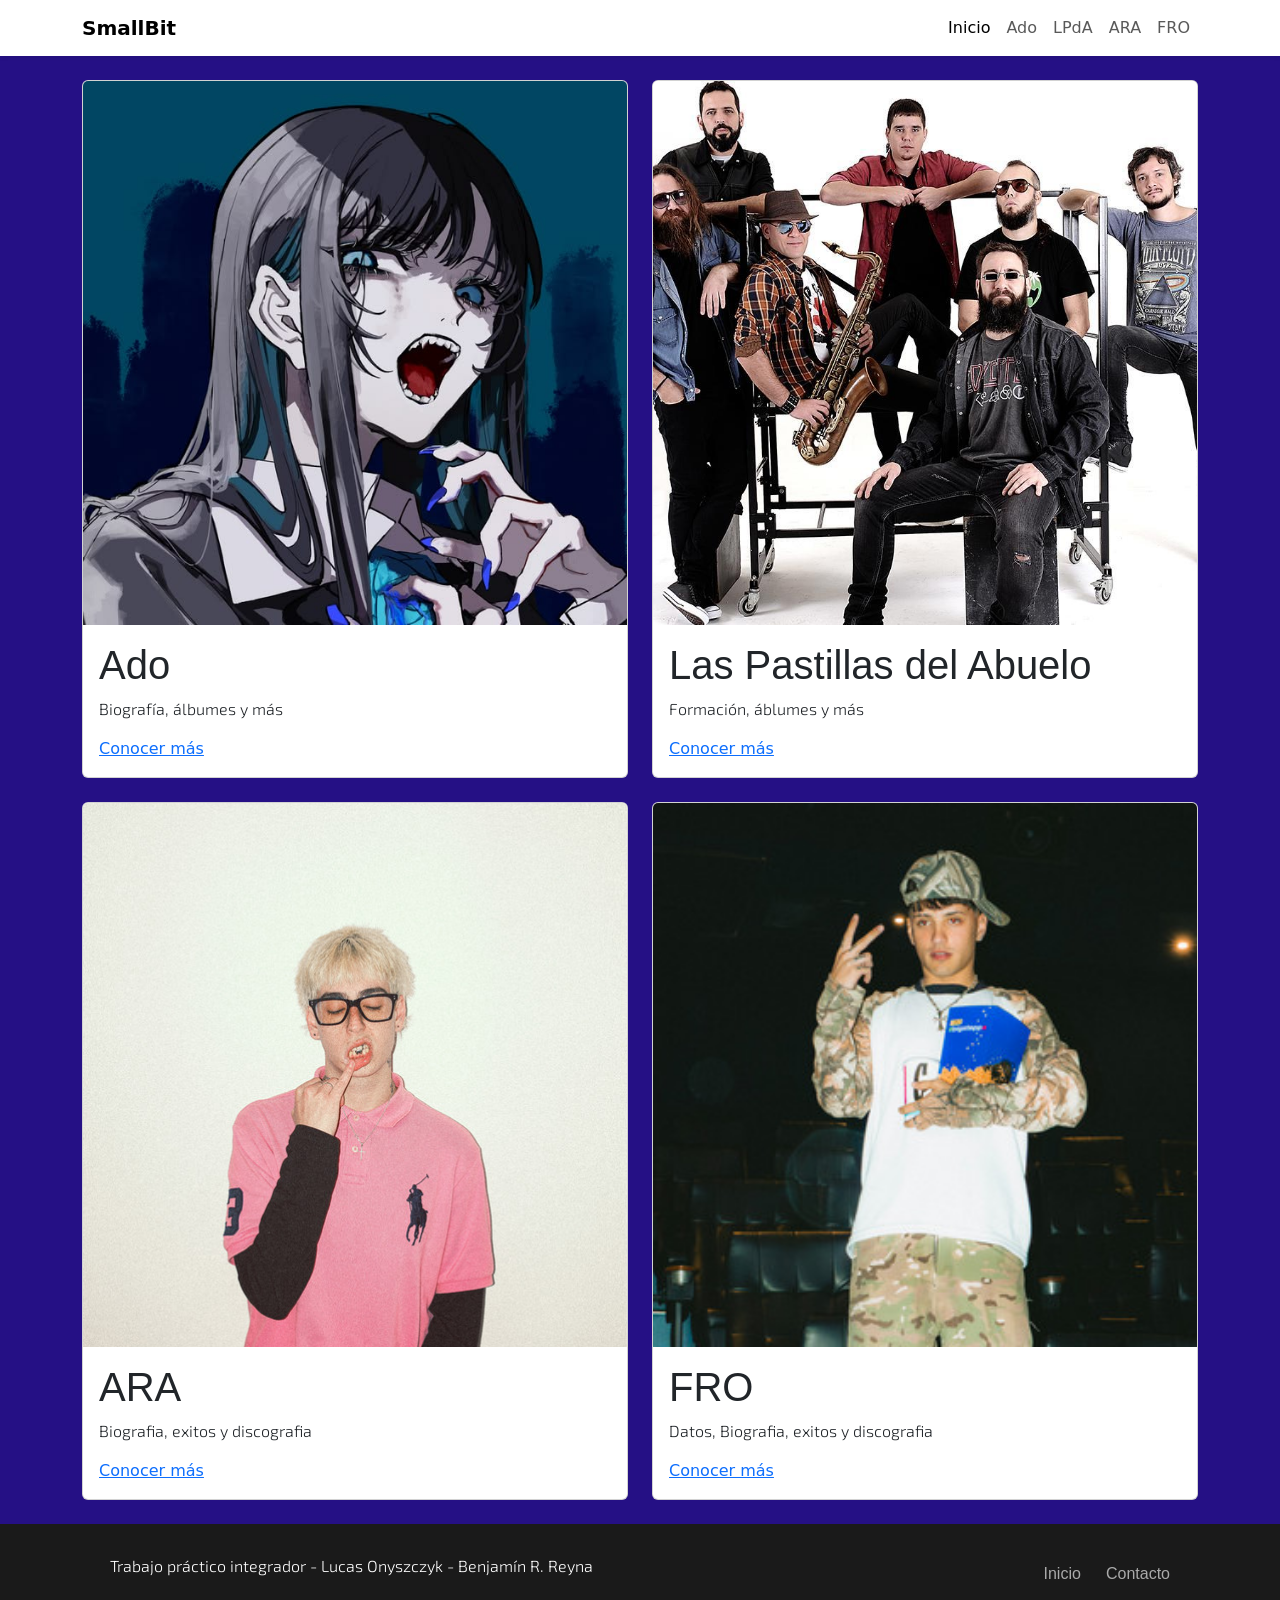
<file: index.html>
<!DOCTYPE html>
<html lang="es">
<head>
    <meta charset="UTF-8">
    <meta name="viewport" content="width=device-width, initial-scale=1.0">
    <link rel="icon" type="image/png" href="assets/img/JC.jpg">
    <title>Inicio</title>

    <link href="https://cdn.jsdelivr.net/npm/bootstrap@5.3.8/dist/css/bootstrap.min.css" rel="stylesheet">
    <link rel="stylesheet" href="assets/style.css">

    <link rel="preconnect" href="https://fonts.googleapis.com">
<link rel="preconnect" href="https://fonts.gstatic.com" crossorigin>
<link href="https://fonts.googleapis.com/css2?family=BBH+Bogle&family=Exo+2:ital,wght@0,100..900;1,100..900&display=swap" rel="stylesheet">
</head>

<body>

    <header>
        <nav class="navbar navbar-expand-lg navbar-light bg-white shadow-sm">
            <div class="container">
                <a class="navbar-brand fw-bold" href="index.html">
                    SmallBit
                </a>

                <button class="navbar-toggler" type="button"
                    data-bs-toggle="collapse"
                    data-bs-target="#navbarPrincipal"
                    aria-controls="navbarPrincipal"
                    aria-expanded="false"
                    aria-label="Abrir navegación">
                    <span class="navbar-toggler-icon"></span>
                </button>

                <div class="collapse navbar-collapse" id="navbarPrincipal">
                    <ul class="navbar-nav ms-auto">
                        <li class="nav-item">
                            <a class="nav-link active" href="index.html">Inicio</a>
                        </li>
                        <li class="nav-item">
                            <a class="nav-link" href="paginas/tema1.html">Ado</a>
                        </li>
                        <li class="nav-item">
                            <a class="nav-link" href="paginas/tema2.html">LPdA</a>
                        </li>
                        <li class="nav-item">
                            <a class="nav-link" href="paginas/tema3.html">ARA</a>
                        </li>
                        <li class="nav-item">
                            <a class="nav-link" href="paginas/tema4.html">FRO</a>
                        </li>
                    </ul>
                </div>
            </div>
        </nav>
    </header>

    <div class="container container-narrow my-4">
        <div class="row g-4">

            <div class="col-12 col-md-6">
                <section class="card h-100">
                    <img src="assets/img/pavo.jpg" class="card-img-top card-img-fija" alt="Ado">
                    <div class="card-body d-flex flex-column justify-content-between">
                        <div>
                            <h1 class="card-title bbh" >Ado</h1>
                            <p class="card-text exo-2"> Biografía, álbumes y más </p>
                        </div>
                        <a href="paginas/tema1.html" class="btn-solid theme-primary mt-3">Conocer más</a>
                    </div>
                </section>
            </div>

            <div class="col-12 col-md-6">
                <section class="card h-100">
                    <img src="assets/img/pastillas.jpg" class="card-img-top card-img-fija" alt="Las Pastillas del Abuelo">
                    <div class="card-body d-flex flex-column justify-content-between">
                        <div>
                            <h1 class="card-title bbh">Las Pastillas del Abuelo</h1>
                            <p class="card-text exo-2">Formación, áblumes y más</p>
                        </div>
                        <a href="paginas/tema2.html" class="btn-solid theme-primary mt-3">Conocer más</a>
                    </div>
                </section>
            </div>

            <div class="col-12 col-md-6">
                <section class="card h-100">
                    <img src="assets/img/ara.jpg" class="card-img-top card-img-fija" alt="ara">
                    <div class="card-body d-flex flex-column justify-content-between">
                        <div>
                            <h1 class="card-title bbh">ARA</h1>
                            <p class="card-text exo-2">Biografia, exitos y discografia</p>
                        </div>
                        <a href="paginas/tema3.html" class="btn-solid theme-primary mt-3">Conocer más</a>
                    </div>
                </section>
            </div>

            <div class="col-12 col-md-6">
                <section class="card h-100">
                    <img src="assets/img/fro_portada.jpg" class="card-img-top card-img-fija" alt="FRO">
                    <div class="card-body d-flex flex-column justify-content-between">
                        <div>
                            <h1 class="card-title bbh">FRO</h1>
                            <p class="card-text exo-2">Datos, Biografia, exitos y discografia</p>
                        </div>
                        <a href="paginas/tema4.html" class="btn-solid theme-primary mt-3">Conocer más</a>
                    </div>
                </section>
            </div>

        </div>
    </div> 

    <main></main>
<footer class="mi-footer">
  <div class="container">
    <div class="footer-contenido">
      <p class="exo-2"> Trabajo práctico integrador - Lucas Onyszczyk - Benjamín R. Reyna </p>
      
      <nav class="footer-enlaces">
        <a class="bbh" href="#">Inicio</a>
        
        <a class="bbh" href="#infoContacto" data-bs-toggle="collapse" role="button" aria-expanded="false" aria-controls="infoContacto">
          Contacto
        </a>

        <div class="collapse" id="infoContacto">
          <div class="d-flex flex-column g-1 mt-2">
            <a href="https://mail.google.com/mail/?view=cm&to=bramirezreyna@alumno.huergo.edu.ar">📧 Benjamin Ramirez Reyna</a>
            <a href="https://mail.google.com/mail/?view=cm&to=lonyszczyk@alumno.huergo.edu.ar">📧 Lucas Onyszczyk</a>
          </div>
        </div>
      </nav>

    </div>
  </div>
</footer>



    <script src="https://cdn.jsdelivr.net/npm/bootstrap@5.3.8/dist/js/bootstrap.bundle.min.js"></script>
</body>
</html>
</file>
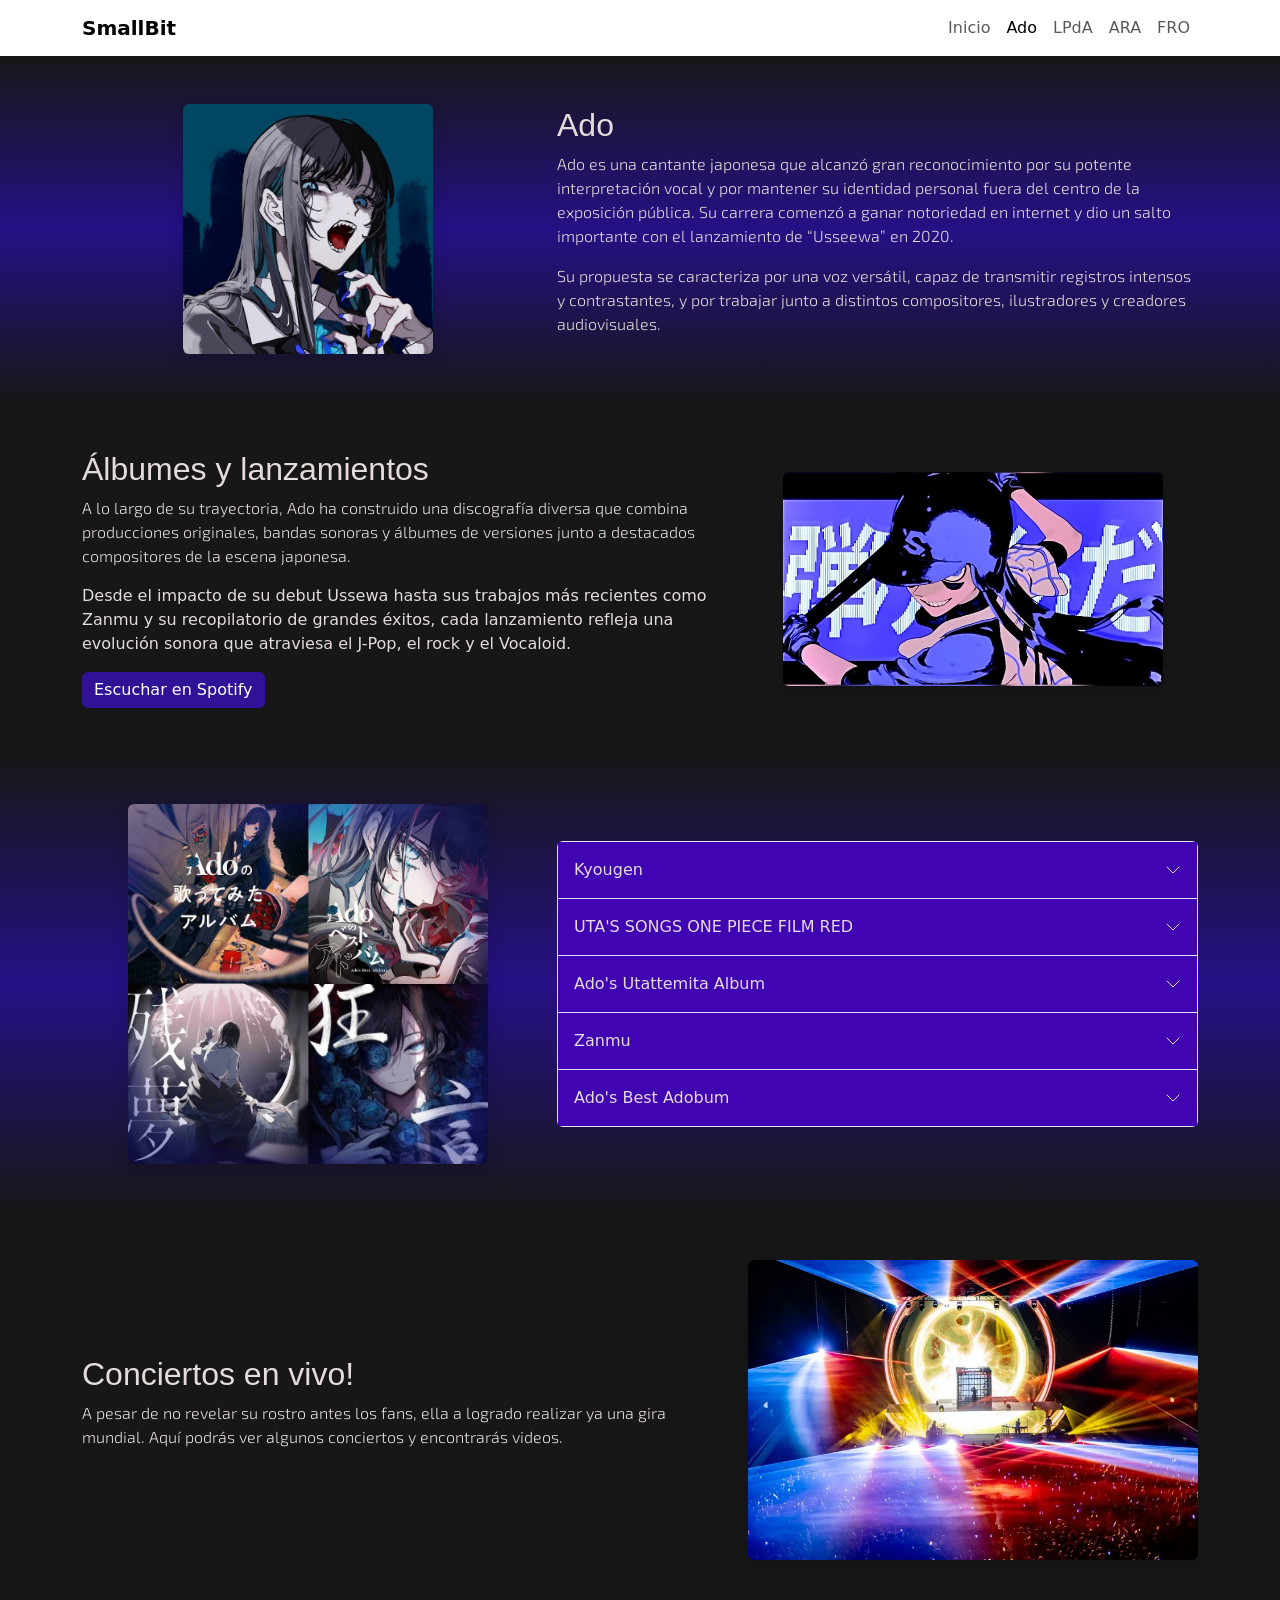
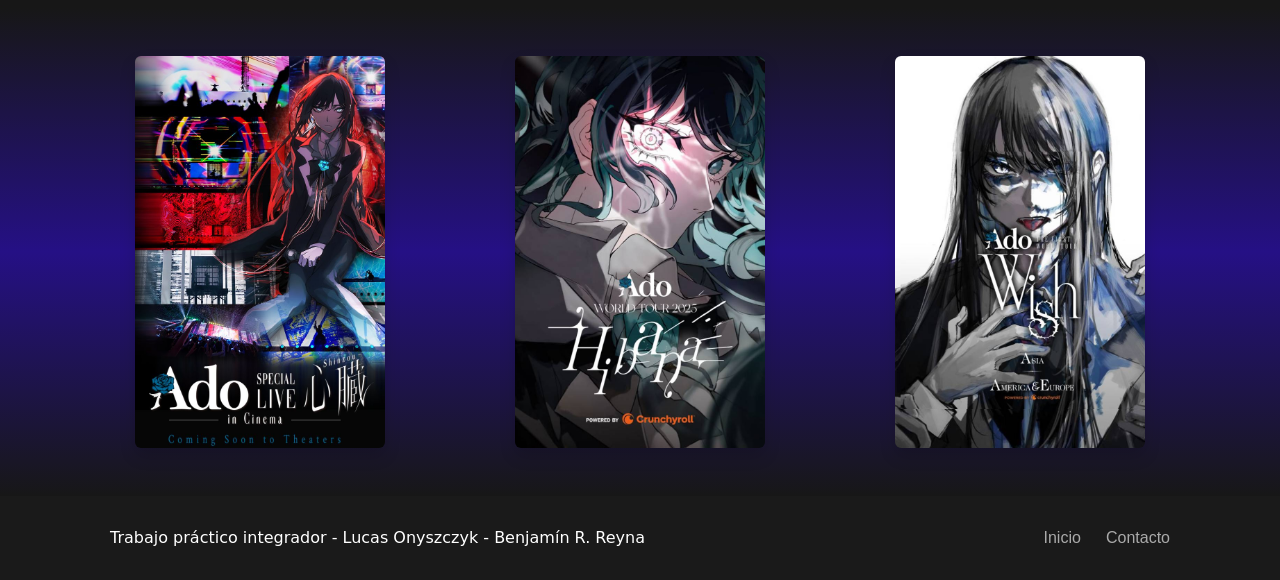
<file: paginas/tema1.html>
<!DOCTYPE html>
<html lang="es">
<head>
    <meta charset="UTF-8">
    <meta name="viewport" content="width=device-width, initial-scale=1.0">
    <link rel="icon" type="image/png" href="../assets/img/JC.jpg">
    <title>Ado</title>
    <link href="https://cdn.jsdelivr.net/npm/bootstrap@5.3.8/dist/css/bootstrap.min.css" rel="stylesheet" integrity="sha384-sRIl4kxILFvY47J16cr9ZwB07vP4J8+LH7qKQnuqkuIAvNWLzeN8tE5YBujZqJLB" crossorigin="anonymous">
    <link rel="stylesheet" href="../assets/style.css">
    <link rel="preconnect" href="https://fonts.googleapis.com">
<link rel="preconnect" href="https://fonts.gstatic.com" crossorigin>
<link href="https://fonts.googleapis.com/css2?family=BBH+Bogle&family=Exo+2:ital,wght@0,100..900;1,100..900&display=swap" rel="stylesheet">
</head>

<body class="tema1">

    <header>
        <nav class="navbar navbar-expand-lg navbar-light bg-white shadow-sm">
            <div class="container">

                <a class="navbar-brand fw-bold" href="../index.html">
                    SmallBit
                </a>

                <button class="navbar-toggler" type="button"
                    data-bs-toggle="collapse"
                    data-bs-target="#navbarPrincipal"
                    aria-controls="navbarPrincipal"
                    aria-expanded="false"
                    aria-label="Abrir navegación">
                    <span class="navbar-toggler-icon"></span>
                </button>

                <div class="collapse navbar-collapse" id="navbarPrincipal">
                    <ul class="navbar-nav ms-auto">
                        <li class="nav-item">
                            <a class="nav-link" href="../index.html">Inicio</a>
                        </li>
                        <li class="nav-item">
                            <a class="nav-link active" href="tema1.html">Ado</a>
                        </li>
                        <li class="nav-item">
                            <a class="nav-link" href="tema2.html">LPdA</a>
                        </li>
                        <li class="nav-item">
                            <a class="nav-link" href="tema3.html">ARA</a>
                        </li>
                        <li class="nav-item">
                            <a class="nav-link" href="tema4.html">FRO</a>
                        </li>
                    </ul>
                </div>

            </div>
        </nav>
    </header>

    <main>

        <div class="fondo-azul">
            <div class="container py-5">
                <div class="row align-items-center">

                    <div class="col-lg-5 text-center mb-4 mb-lg-0">
                        <img src="../assets/img/pavo.jpg" width="250" height="250" alt="Ado ícono" class="img-fluid rounded shadow">
                    </div>

                    <div class="col-lg-7">
                        <div class="content-panel">
                            <h2 class="bbh">Ado</h2>
                            <p class="exo-2">Ado es una cantante japonesa que alcanzó gran reconocimiento por su potente interpretación vocal y por mantener su identidad personal fuera del centro de la exposición pública. Su carrera comenzó a ganar notoriedad en internet y dio un salto importante con el lanzamiento de “Usseewa” en 2020.</p>
                            <p class="exo-2">Su propuesta se caracteriza por una voz versátil, capaz de transmitir registros intensos y contrastantes, y por trabajar junto a distintos compositores, ilustradores y creadores audiovisuales.</p>
                        </div>
                    </div>

                </div>
            </div>
        </div>

        <div class="fondo-negro">
            <div class="container py-5">
                <div class="row align-items-center">

                    <div class="col-lg-7 mb-4 mb-lg-0">
                        <div class="content-panel">
                            <h2 class="bbh">Álbumes y lanzamientos</h2>
                            <p class="exo-2">A lo largo de su trayectoria, Ado ha construido una discografía diversa que combina producciones originales, bandas sonoras y álbumes de versiones junto a destacados compositores de la escena japonesa.</p>
                                <p>Desde el impacto de su debut Ussewa hasta sus trabajos más recientes como Zanmu y su recopilatorio de grandes éxitos, cada lanzamiento refleja una evolución sonora que atraviesa el J-Pop, el rock y el Vocaloid.</p>
                            <a class="btn btn-ado" href="https://open.spotify.com/intl-es/artist/6mEQK9m2krja6X1cfsAjfl" target="_blank" rel="noopener">Escuchar en Spotify</a>
                        </div>
                    </div>

                    <div class="col-lg-5 text-center">
                        <img src="../assets/img/readymade.jpg" width="380" height="360" alt="foto de la Cancion Readymade " class="img-fluid rounded shadow">
                    </div>

                </div>
            </div>
        </div>

                <div class="fondo-azul">
            <div class="container py-5">
                <div class="row align-items-center justify-content-center">
                    

                    <div class="col-lg-5 text-center mb-4 mb-lg-0">
                        <img src="../assets/img/sesenta.jpg" width="360" height="340" alt="Portada de Álbumes de Ado" class="img-fluid rounded shadow">
                    </div>

                    <div class="col-lg-7">
                        <div class="accordion">

                            <details class="accordion-item" name="accordionExample">
                                <summary class="accordion-header">
                                    Kyougen
                                    <svg class="accordion-icon" xmlns="http://www.w3.org/2000/svg" viewBox="0 0 16 16" fill="none" stroke="currentColor" stroke-linecap="round" stroke-linejoin="round"><path d="m2 5 6 6 6-6"/></svg>
                                </summary>
                                <div class="accordion-body">
                                    <strong>26 de enero de 2022</strong> Este fue el primer álbum de estudio lanzado por ella. Incluye grandes éxitos globales como «Usseewa», «Odo», «Gira Gira» y «Asura-chan».
                                    <a href="https://sp.universal-music.co.jp/ado/kyogen/"> Ir al sitio oficial </a>
                                </div>
                            </details>

                            <details class="accordion-item" name="accordionExample">
                                <summary class="accordion-header">
                                    UTA'S SONGS ONE PIECE FILM RED
                                    <svg class="accordion-icon" xmlns="http://www.w3.org/2000/svg" viewBox="0 0 16 16" fill="none" stroke="currentColor" stroke-linecap="round" stroke-linejoin="round"><path d="m2 5 6 6 6-6"/></svg>
                                </summary>
                                <div class="accordion-body">
                                    <strong>10 de agosto de 2022</strong> Álbum de banda sonora de la película One Piece Film Red, donde Ado le da voz musical al personaje de Uta. Incluye éxitos como «New Genesis», «I'm Invincible» and «Backlight».
                                    <a href="https://sp.universal-music.co.jp/ado/uta-no-uta/">Ver más</a>
                                </div>
                            </details>

                            <details class="accordion-item" name="accordionExample">
                                <summary class="accordion-header">
                                    Ado's Utattemita Album
                                    <svg class="accordion-icon" xmlns="http://www.w3.org/2000/svg" viewBox="0 0 16 16" fill="none" stroke="currentColor" stroke-linecap="round" stroke-linejoin="round"><path d="m2 5 6 6 6-6"/></svg>
                                </summary>
                                <div class="accordion-body">
                                    <strong>13 de diciembre de 2023</strong> Su primer álbum dedicado por completo a covers de canciones famosas y de Vocaloid elegidas por sus fans. Incluye reversiones de temas como «Unravel», «Buriki no Dance» y «Kamisama Hajimemashita».
                                    <a href="https://universal-music.co.jp">Ver más</a>
                                </div>
                            </details>

                            <details class="accordion-item" name="accordionExample">
                                <summary class="accordion-header">
                                    Zanmu
                                    <svg class="accordion-icon" xmlns="http://www.w3.org/2000/svg" viewBox="0 0 16 16" fill="none" stroke="currentColor" stroke-linecap="round" stroke-linejoin="round"><path d="m2 5 6 6 6-6"/></svg>
                                </summary>
                                <div class="accordion-body">
                                    <strong>10 de julio de 2024</strong> El esperado segundo álbum de estudio original de Ado de larga duración. Reúne canciones muy populares de sus últimos años como «Show», «Kura Kura», «Dignity» and «Value».
                                    <a href="https://sp.universal-music.co.jp/ado/zanmu/">Ver más</a>
                                </div>
                            </details>

                            <details class="accordion-item" name="accordionExample">
                                <summary class="accordion-header">
                                    Ado's Best Adobum
                                    <svg class="accordion-icon" xmlns="http://www.w3.org/2000/svg" viewBox="0 0 16 16" fill="none" stroke="currentColor" stroke-linecap="round" stroke-linejoin="round"><path d="m2 5 6 6 6-6"/></svg>
                                </summary>
                                <div class="accordion-body">
                                    Aquí podés escribir la descripción correspondiente para este recopilatorio o lanzamiento especial de Ado.
                                </div>
                            </details>

                        </div>
                    </div>

                </div>
            </div>
        </div>

        <div class="fondo-negro">
            <div class="container py-5">
                <div class="row align-items-center">

                    <div class="col-lg-7 mb-4 mb-lg-0">
                        <div class="content-panel">
                            <h2 class="bbh">Conciertos en vivo!</h2>
                            <p class="exo-2">A pesar de no revelar su rostro antes los fans, ella a logrado realizar ya una gira mundial. Aquí podrás ver algunos conciertos y encontrarás videos.</p>
                        </div>
                    </div>

                    <div class="col-lg-5 text-center">
                        <img src="../assets/img/ado-ba.jpg" width="450" height="400" alt="Ado Show en Buenos Aires 2025" class="img-fluid rounded shadow">
                    </div>

                </div>
            </div>
        </div>

        <div class="fondo-azul">
            <div class="container py-5">
                <div class="row align-items-center">

                    <div class="col-lg-4 text-center mb-4 mb-lg-0">
                        <a href="https://www.youtube.com/watch?v=C4Nsn8SzT7Q&list=RDC4Nsn8SzT7Q&start_radio=1" target="_blank"><img src="../assets/img/shinzou.jpg" alt="Portada álbum Wish" width="250" height="250" class="img-fluid rounded shadow"> </a>
                    </div>
                    <div class="col-lg-4 text-center mb-4 mb-lg-0">
                                    <a href="https://www.youtube.com/watch?v=JiaSnWfuDoo&list=RDJiaSnWfuDoo&start_radio=1" target="_blank"><img src="../assets/img/hibana2.jpg" alt="Portada álbum Hibana" width="250" height="250" class="img-fluid rounded shadow"> </a>
                    </div>
                    <div class="col-lg-4 text-center mb-4 mb-lg-0">
                        <a href="https://www.youtube.com/watch?v=CJAks0ngEzo&list=RDCJAks0ngEzo&start_radio=1" target="_blank"><img src="../assets/img/wish2.jpg" alt="Portada álbum Wish" width="250" height="250" class="img-fluid rounded shadow"> </a>
                    </div>
                    

                </div>
            </div>
        </div>
    </main>
    <footer class="mi-footer">
        <div class="container">
            <div class="footer-contenido">
                <p class="mb-0">Trabajo práctico integrador - Lucas Onyszczyk - Benjamín R. Reyna</p>

                <nav class="footer-enlaces">
                    <a class="bbh" href="#">Inicio</a>

                    <a class="bbh" href="#infoContacto" data-bs-toggle="collapse" role="button" aria-expanded="false" aria-controls="infoContacto">
                        Contacto
                    </a>

                    <div class="collapse" id="infoContacto">
                        <div class="d-flex flex-column gap-1 mt-2">
                            <a href="https://mail.google.com/mail/?view=cm&to=bramirezreyna@alumno.huergo.edu.ar">📧 Benjamin Ramirez Reyna</a>
                            <a href="https://mail.google.com/mail/?view=cm&to=lonyszczyk@alumno.huergo.edu.ar">📧 Lucas Onyszczyk</a>
                        </div>
                    </div>
                </nav>
            </div>
        </div>
    </footer>

    <script src="https://cdn.jsdelivr.net/npm/bootstrap@5.3.8/dist/js/bootstrap.bundle.min.js" integrity="sha384-FKyoEForCGlyvwx9Hj09JcYn3nv7wiPVlz7YYwJrWVcXK/BmnVDxM+D2scQbITxI" crossorigin="anonymous"></script>

</body>
</html>
</file>
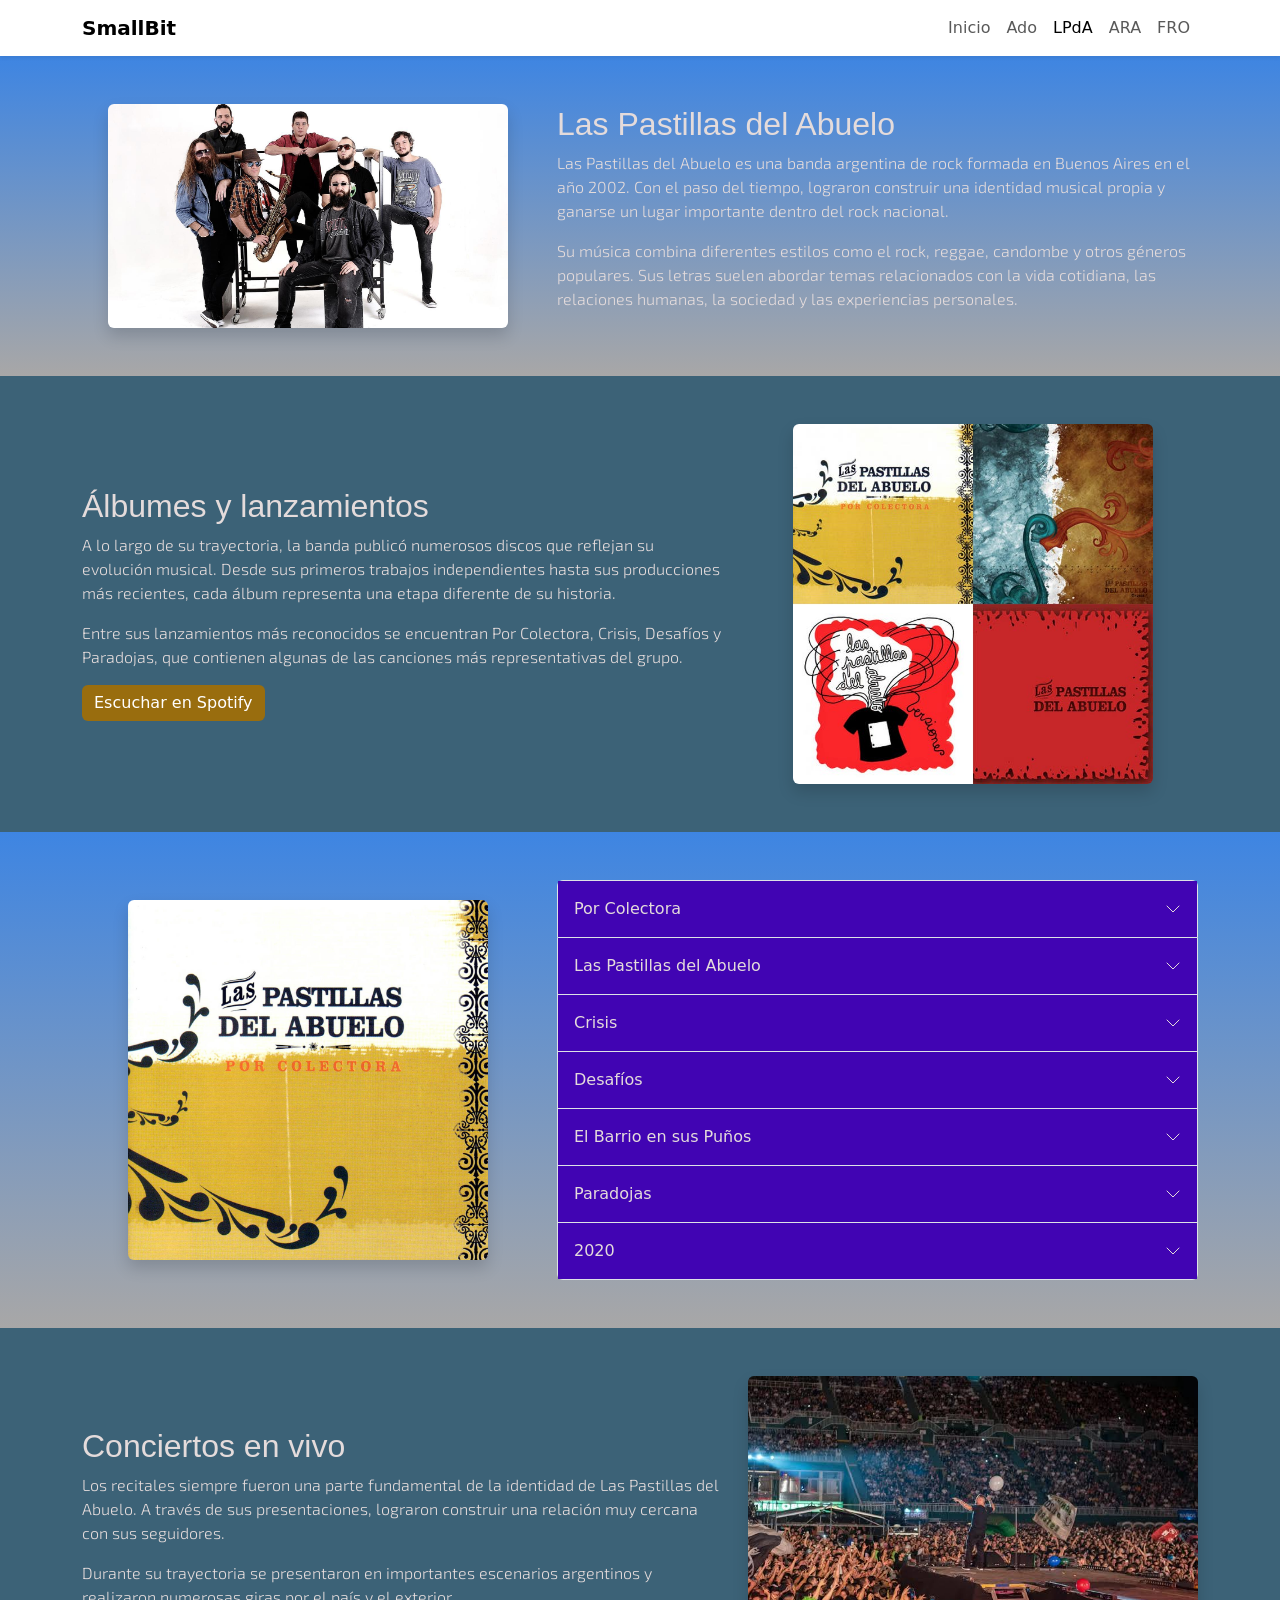
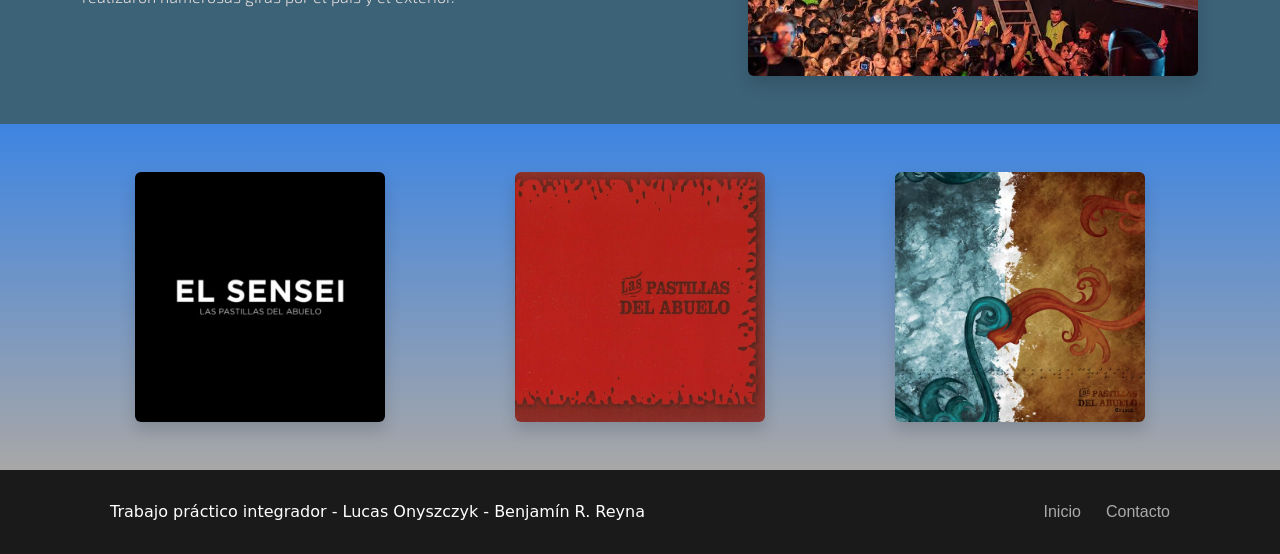
<file: paginas/tema2.html>
<!DOCTYPE html>
<html lang="es">
<head>
    <meta charset="UTF-8">
    <meta name="viewport" content="width=device-width, initial-scale=1.0">
    <link rel="icon" type="image/png" href="../assets/img/JC.jpg">
    <title>Las Pastillas del Abuelo</title>

    <link href="https://cdn.jsdelivr.net/npm/bootstrap@5.3.8/dist/css/bootstrap.min.css" rel="stylesheet" integrity="sha384-sRIl4kxILFvY47J16cr9ZwB07vP4J8+LH7qKQnuqkuIAvNWLzeN8tE5YBujZqJLB" crossorigin="anonymous">

    <link rel="stylesheet" href="../assets/style.css">
    <link rel="preconnect" href="https://fonts.googleapis.com">
<link rel="preconnect" href="https://fonts.gstatic.com" crossorigin>
<link href="https://fonts.googleapis.com/css2?family=BBH+Bogle&family=Exo+2:ital,wght@0,100..900;1,100..900&display=swap" rel="stylesheet">
</head>

<body class="tema2">

    <header>
        <nav class="navbar navbar-expand-lg navbar-light bg-white shadow-sm">
            <div class="container">

                <a class="navbar-brand fw-bold" href="../index.html">
                    SmallBit
                </a>

                <button class="navbar-toggler" type="button"
                    data-bs-toggle="collapse"
                    data-bs-target="#navbarPrincipal"
                    aria-controls="navbarPrincipal"
                    aria-expanded="false"
                    aria-label="Abrir navegación">
                    <span class="navbar-toggler-icon"></span>
                </button>

                <div class="collapse navbar-collapse" id="navbarPrincipal">
                    <ul class="navbar-nav ms-auto">

                        <li class="nav-item">
                            <a class="nav-link" href="../index.html">Inicio</a>
                        </li>

                        <li class="nav-item">
                            <a class="nav-link" href="tema1.html">Ado</a>
                        </li>

                        <li class="nav-item">
                            <a class="nav-link active" href="tema2.html">LPdA</a>
                        </li>

                        <li class="nav-item">
                            <a class="nav-link" href="tema3.html">ARA</a>
                        </li>

                        <li class="nav-item">
                            <a class="nav-link" href="tema4.html">FRO</a>
                        </li>

                    </ul>
                </div>

            </div>
        </nav>
    </header>

    <main>

        <div class="fondo-amarillo">
            <div class="container py-5">
                <div class="row align-items-center">

                    <div class="col-lg-5 text-center mb-4 mb-lg-0">
                        <img src="../assets/img/pastillas.jpg"
                            width="400"
                            height="400"
                            alt="Las Pastillas del Abuelo"
                            class="img-fluid rounded shadow">
                    </div>

                    <div class="col-lg-7">
                        <div class="content-panel">

                            <h2 class="bbh">Las Pastillas del Abuelo</h2>

                            <p class="exo-2">Las Pastillas del Abuelo es una banda argentina de rock formada en Buenos Aires en el año 2002. Con el paso del tiempo, lograron construir una identidad musical propia y ganarse un lugar importante dentro del rock nacional.</p>

                            <p class="exo-2">Su música combina diferentes estilos como el rock, reggae, candombe y otros géneros populares. Sus letras suelen abordar temas relacionados con la vida cotidiana, las relaciones humanas, la sociedad y las experiencias personales.</p>

                        </div>
                    </div>

                </div>
            </div>
        </div>

        <div class="fondo-negro">
            <div class="container py-5">
                <div class="row align-items-center">

                    <div class="col-lg-7 mb-4 mb-lg-0">
                        <div class="content-panel">

                            <h2 class="bbh">Álbumes y lanzamientos</h2>

                            <p class="exo-2">A lo largo de su trayectoria, la banda publicó numerosos discos que reflejan su evolución musical. Desde sus primeros trabajos independientes hasta sus producciones más recientes, cada álbum representa una etapa diferente de su historia.</p>

                            <p class="exo-2">Entre sus lanzamientos más reconocidos se encuentran Por Colectora, Crisis, Desafíos y Paradojas, que contienen algunas de las canciones más representativas del grupo.</p>
                            <a class="btn btn-lpda" href="https://open.spotify.com/intl-es/artist/0D5U7oXEE4dut2DPyUDLca" target="_blank" rel="noopener">Escuchar en Spotify</a>
                        </div>
                    </div>

                    <div class="col-lg-5 text-center">
                        <img src="../assets/img/pastillas-album.jpg"
                            width="360"
                            height="340"
                            alt="Álbumes de Las Pastillas del Abuelo"
                            class="img-fluid rounded shadow">
                    </div>

                </div>
            </div>
        </div>


        <div class="fondo-amarillo">
            <div class="container py-5">
                <div class="row align-items-center justify-content-center">

                    <div class="col-lg-5 text-center mb-4 mb-lg-0">
                        <img src="../assets/img/por-colectora.jpg"
                            width="360"
                            height="340"
                            alt="Discografía de Las Pastillas del Abuelo"
                            class="img-fluid rounded shadow">
                    </div>

                    <div class="col-lg-7">

                        <div class="accordion">

                            <details class="accordion-item" name="accordionExample">
                                <summary class="accordion-header">
                                    Por Colectora
                                    <svg class="accordion-icon" xmlns="http://www.w3.org/2000/svg" viewBox="0 0 16 16" fill="none" stroke="currentColor" stroke-linecap="round" stroke-linejoin="round">
                                        <path d="m2 5 6 6 6-6"/>
                                    </svg>
                                </summary>

                                <div class="accordion-body">
                                    <strong>2005</strong> Fue el primer álbum de estudio de la banda. Presenta una mezcla de estilos musicales que caracteriza al grupo desde sus comienzos.
                                </div>
                            </details>


                            <details class="accordion-item" name="accordionExample">
                                <summary class="accordion-header">
                                    Las Pastillas del Abuelo
                                    <svg class="accordion-icon" xmlns="http://www.w3.org/2000/svg" viewBox="0 0 16 16" fill="none" stroke="currentColor" stroke-linecap="round" stroke-linejoin="round">
                                        <path d="m2 5 6 6 6-6"/>
                                    </svg>
                                </summary>

                                <div class="accordion-body">
                                    <strong>2006</strong> Segundo álbum de estudio, conocido también como el Disco Rojo. Incluye canciones reconocidas como «Tantas Escaleras», «Oportunistas» y «Amar y Envejecer».
                                </div>
                            </details>


                            <details class="accordion-item" name="accordionExample">
                                <summary class="accordion-header">
                                    Crisis
                                    <svg class="accordion-icon" xmlns="http://www.w3.org/2000/svg" viewBox="0 0 16 16" fill="none" stroke="currentColor" stroke-linecap="round" stroke-linejoin="round">
                                        <path d="m2 5 6 6 6-6"/>
                                    </svg>
                                </summary>

                                <div class="accordion-body">
                                    <strong>2008</strong> Tercer álbum de estudio del grupo. Su lanzamiento consolidó el crecimiento de la banda dentro del rock nacional.
                                </div>
                            </details>


                            <details class="accordion-item" name="accordionExample">
                                <summary class="accordion-header">
                                    Desafíos
                                    <svg class="accordion-icon" xmlns="http://www.w3.org/2000/svg" viewBox="0 0 16 16" fill="none" stroke="currentColor" stroke-linecap="round" stroke-linejoin="round">
                                        <path d="m2 5 6 6 6-6"/>
                                    </svg>
                                </summary>

                                <div class="accordion-body">
                                    <strong>2011</strong> Un álbum que aborda diferentes cuestiones sociales y presenta canciones como «Gobiernos Procaces».
                                </div>
                            </details>


                            <details class="accordion-item" name="accordionExample">
                                <summary class="accordion-header">
                                    El Barrio en sus Puños
                                    <svg class="accordion-icon" xmlns="http://www.w3.org/2000/svg" viewBox="0 0 16 16" fill="none" stroke="currentColor" stroke-linecap="round" stroke-linejoin="round">
                                        <path d="m2 5 6 6 6-6"/>
                                    </svg>
                                </summary>

                                <div class="accordion-body">
                                    <strong>2014</strong> Un trabajo discográfico inspirado en la historia y la figura del boxeador argentino Ringo Bonavena.
                                </div>
                            </details>


                            <details class="accordion-item" name="accordionExample">
                                <summary class="accordion-header">
                                    Paradojas
                                    <svg class="accordion-icon" xmlns="http://www.w3.org/2000/svg" viewBox="0 0 16 16" fill="none" stroke="currentColor" stroke-linecap="round" stroke-linejoin="round">
                                        <path d="m2 5 6 6 6-6"/>
                                    </svg>
                                </summary>

                                <div class="accordion-body">
                                    <strong>2015</strong> Un nuevo trabajo discográfico que continúa explorando las distintas influencias musicales y temáticas que caracterizan a la banda.
                                </div>
                            </details>


                            <details class="accordion-item" name="accordionExample">
                                <summary class="accordion-header">
                                    2020
                                    <svg class="accordion-icon" xmlns="http://www.w3.org/2000/svg" viewBox="0 0 16 16" fill="none" stroke="currentColor" stroke-linecap="round" stroke-linejoin="round">
                                        <path d="m2 5 6 6 6-6"/>
                                    </svg>
                                </summary>

                                <div class="accordion-body">
                                    <strong>2020</strong> Álbum de estudio que marca otra etapa en la trayectoria musical de Las Pastillas del Abuelo.
                                </div>
                            </details>

                        </div>

                    </div>

                </div>
            </div>
        </div>


        <div class="fondo-negro">
            <div class="container py-5">
                <div class="row align-items-center">

                    <div class="col-lg-7 mb-4 mb-lg-0">
                        <div class="content-panel">

                            <h2 class="bbh">Conciertos en vivo</h2>

                            <p class="exo-2">Los recitales siempre fueron una parte fundamental de la identidad de Las Pastillas del Abuelo. A través de sus presentaciones, lograron construir una relación muy cercana con sus seguidores.</p>

                            <p class="exo-2">Durante su trayectoria se presentaron en importantes escenarios argentinos y realizaron numerosas giras por el país y el exterior.</p>

                        </div>
                    </div>

                    <div class="col-lg-5 text-center">
                        <img src="../assets/img/pastillas-recital.jpg"
                            width="450"
                            height="400"
                            alt="Las Pastillas del Abuelo en vivo"
                            class="img-fluid rounded shadow">
                    </div>

                </div>
            </div>
        </div>



        <div class="fondo-amarillo">
            <div class="container py-5">
                <div class="row align-items-center">

                    <div class="col-lg-4 text-center mb-4 mb-lg-0">
                        <a href="https://www.youtube.com/results?search_query=Las+Pastillas+del+Abuelo+El+Sensei" target="_blank">
                            <img src="../assets/img/sensei.jpg"
                                alt="El Sensei"
                                width="250"
                                height="250"
                                class="img-fluid rounded shadow">
                        </a>
                    </div>

                    <div class="col-lg-4 text-center mb-4 mb-lg-0">
                        <a href="https://www.youtube.com/results?search_query=Las+Pastillas+del+Abuelo+Tantas+Escaleras" target="_blank">
                            <img src="../assets/img/tantas-escaleras.jpg"
                                alt="Tantas Escaleras"
                                width="250"
                                height="250"
                                class="img-fluid rounded shadow">
                        </a>
                    </div>

                    <div class="col-lg-4 text-center mb-4 mb-lg-0">
                        <a href="https://www.youtube.com/results?search_query=Las+Pastillas+del+Abuelo+Que+es+Dios" target="_blank">
                            <img src="../assets/img/que-es-dios.jpg"
                                alt="Qué es Dios"
                                width="250"
                                height="250"
                                class="img-fluid rounded shadow">
                        </a>
                    </div>

                </div>
            </div>
        </div>

    </main>

    <footer class="mi-footer">
        <div class="container">
            <div class="footer-contenido">

                <p class="mb-0">Trabajo práctico integrador - Lucas Onyszczyk - Benjamín R. Reyna</p>

                <nav class="footer-enlaces">

                    <a href="#" class="bbh">Inicio</a>

                    <a class="bbh" href="#infoContacto" data-bs-toggle="collapse" role="button" aria-expanded="false" aria-controls="infoContacto">
                        Contacto
                    </a>

                    <div class="collapse" id="infoContacto">
                        <div class="d-flex flex-column gap-1 mt-2">
                            <a href="https://mail.google.com/mail/?view=cm&to=bramirezreyna@alumno.huergo.edu.ar">📧 Benjamin Ramirez Reyna</a>
                            <a href="https://mail.google.com/mail/?view=cm&to=lonyszczyk@alumno.huergo.edu.ar">📧 Lucas Onyszczyk</a>
                        </div>
                    </div>

                </nav>

            </div>
        </div>
    </footer>


    <script src="https://cdn.jsdelivr.net/npm/bootstrap@5.3.8/dist/js/bootstrap.bundle.min.js" integrity="sha384-FKyoEForCGlyvwx9Hj09JcYn3nv7wiPVlz7YYwJrWVcXK/BmnVDxM+D2scQbITxI" crossorigin="anonymous"></script>

</body>
</html>
</file>
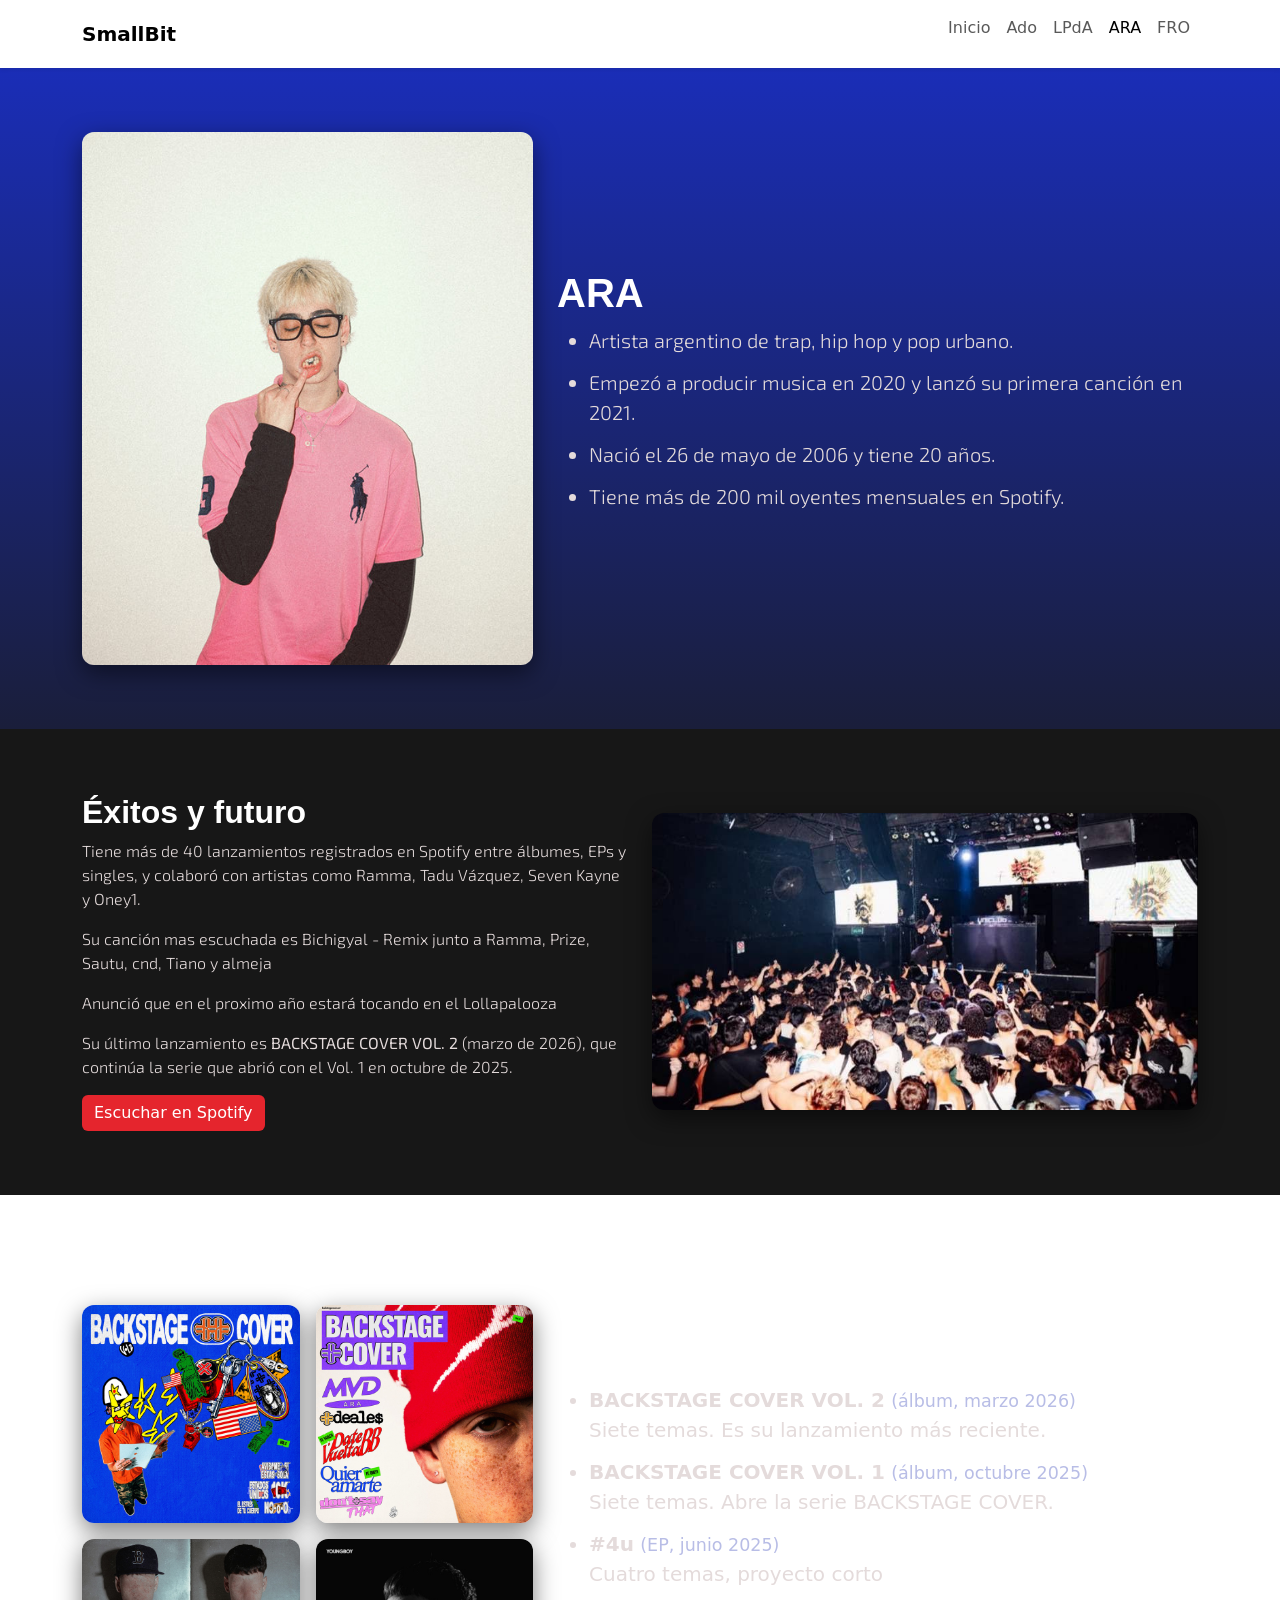
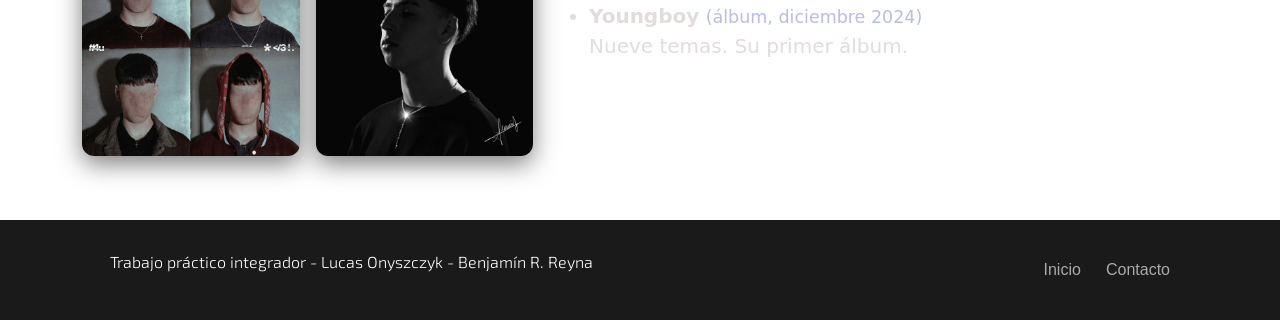
<file: paginas/tema3.html>
<!DOCTYPE html>
<html lang="es">
<head>
    <meta charset="UTF-8">
    <meta name="viewport" content="width=device-width, initial-scale=1.0">
    <link rel="icon" type="image/png" href="../assets/img/JC.jpg">
    <title>Ara</title>
    <link href="https://cdn.jsdelivr.net/npm/bootstrap@5.3.8/dist/css/bootstrap.min.css" rel="stylesheet" integrity="sha384-sRIl4kxILFvY47J16cr9ZwB07vP4J8+LH7qKQnuqkuIAvNWLzeN8tE5YBujZqJLB" crossorigin="anonymous">
    <link rel="stylesheet" href="../assets/style.css">
    <link rel="preconnect" href="https://fonts.googleapis.com">
<link rel="preconnect" href="https://fonts.gstatic.com" crossorigin>
<link href="https://fonts.googleapis.com/css2?family=BBH+Bogle&family=Exo+2:ital,wght@0,100..900;1,100..900&display=swap" rel="stylesheet">
</head>
<body class="tema3">
    <header>
        <nav class="navbar navbar-expand-lg navbar-light bg-white shadow-sm">
            <div class="container">

                <a class="navbar-brand fw-bold" href="../index.html">
                    SmallBit
                </a>

                <button class="navbar-toggler" type="button"
                    data-bs-toggle="collapse"
                    data-bs-target="#navbarPrincipal"
                    aria-controls="navbarPrincipal"
                    aria-expanded="false"
                    aria-label="Abrir navegación">
                    <span class="navbar-toggler-icon"></span>
                </button>

                <div class="collapse navbar-collapse" id="navbarPrincipal">
                    <ul class="navbar-nav ms-auto">

                        <li class="nav-item">
                            <a class="nav-link" href="../index.html">Inicio</a>
                        </li>

                        <li class="nav-item">
                            <a class="nav-link" href="tema1.html">Ado</a>
                        </li>

                        <li class="nav-item">
                            <a class="nav-link" href="tema2.html">LPdA</a>
                        </li>

                        <li class="nav-item">
                            <a class="nav-link active" href="tema3.html">ARA</a>
                        </li>

                        <li class="nav-item">
                            <a class="nav-link" href="tema4.html">FRO</a>
                        </li>

                    </ul>
                </div>

            </div>
        </nav>
    </header>
    <main class="ara">
 
        <section>
            <div class="container">
                <div class="row align-items-center g-4">
                    <div class="col-md-5">
                        <img src="../assets/img/ara.jpg" alt="Foto de ARA">
                    </div>
                    <div class="col-md-7">
                        <h1 class="bbh">ARA</h1>
                        <ul class="fs-5">
                            <li class="exo-2">Artista argentino de trap, hip hop y pop urbano.</li>
                            <li class="exo-2">Empezó a producir musica en 2020 y lanzó su primera canción en 2021.</li>
                            <li class="exo-2">Nació el 26 de mayo de 2006 y tiene 20 años.</li>
                            <li class="exo-2">Tiene más de 200 mil oyentes mensuales en Spotify.</li>
                        </ul>
                    </div>
                </div>
            </div>
        </section>

        <section class="fondo-negro">
            <div class="container">
                <div class="row align-items-center g-4">
                    <div class="col-md-6">
                        <h2 class="bbh">Éxitos y futuro</h2>
                        <p class="exo-2">Tiene más de 40 lanzamientos registrados en Spotify entre álbumes, EPs y singles, y colaboró con artistas como Ramma, Tadu Vázquez, Seven Kayne y Oney1.</p>
                        <p class="exo-2">Su canción mas escuchada es Bichigyal - Remix junto a Ramma, Prize, Sautu, cnd, Tiano y almeja</p>
                        <p class="exo-2">Anunció que en el proximo año estará tocando en el Lollapalooza</p>
                        <p class="exo-2">Su último lanzamiento es <strong>BACKSTAGE COVER VOL. 2</strong> (marzo de 2026), que continúa la serie que abrió con el Vol. 1 en octubre de 2025.</p>
                        <a class="btn btn-ara" href="https://open.spotify.com/intl-es/artist/5wkxQh0fD5bsqxKm6Ajv7o" target="_blank" rel="noopener">Escuchar en Spotify</a>
                    </div>
                    <div class="col-md-6">
                        <img src="../assets/img/arashow.jpg" alt="show de ARA">
                    </div>
                </div>
            </div>
        </section>

        <section>
            <div class="container">
                <h2 class="bbh">Discografía</h2>
                <div class="row align-items-center g-4">
                    <div class="col-md-5">
                        <div class="row g-3">
                            <div class="col-6"><img src="../assets/img/backstage2.jpg" alt="Tapa de BACKSTAGE COVER VOL. 2"></div>
                            <div class="col-6"><img src="../assets/img/backstage1.jpg" alt="Tapa de BACKSTAGE COVER VOL. 1"></div>
                            <div class="col-6"><img src="../assets/img/4u.jpg" alt="Tapa de #4u"></div>
                            <div class="col-6"><img src="../assets/img/Youngboy.jpg" alt="Tapa de Youngboy"></div>
                        </div>
                    </div>
                    <div class="col-md-7">
                        <ul class="fs-5">
                            <li><strong>BACKSTAGE COVER VOL. 2</strong> <small>(álbum, marzo 2026)</small><br>Siete temas. Es su lanzamiento más reciente.</li>
                            <li><strong>BACKSTAGE COVER VOL. 1</strong> <small>(álbum, octubre 2025)</small><br>Siete temas. Abre la serie BACKSTAGE COVER.</li>
                            <li><strong>#4u</strong> <small>(EP, junio 2025)</small><br>Cuatro temas, proyecto corto</li>
                            <li><strong>Youngboy</strong> <small>(álbum, diciembre 2024)</small><br>Nueve temas. Su primer álbum.</li>
                        </ul>
                    </div>
                </div>
            </div>
        </section>
 
    </main>
    <footer class="mi-footer">
    <div class="container">
        <div class="footer-contenido">
        <p class="exo-2"> Trabajo práctico integrador - Lucas Onyszczyk - Benjamín R. Reyna </p>
        
        <nav class="footer-enlaces">
            <a href="#" class="bbh">Inicio</a>
            
            <a class="bbh" href="#infoContacto" data-bs-toggle="collapse" role="button" aria-expanded="false" aria-controls="infoContacto">
            Contacto
            </a>

            <div class="collapse" id="infoContacto">
            <div class="d-flex flex-column g-1 mt-2">
                <a href="https://mail.google.com/mail/?view=cm&to=bramirezreyna@alumno.huergo.edu.ar">📧 Benjamin Ramirez Reyna</a>
                <a href="https://mail.google.com/mail/?view=cm&to=lonyszczyk@alumno.huergo.edu.ar">📧 Lucas Onyszczyk</a>
            </div>
            </div>
        </nav>

        </div>
    </div>
    </footer>
    <script src="https://cdn.jsdelivr.net/npm/bootstrap@5.3.8/dist/js/bootstrap.bundle.min.js" integrity="sha384-FKyoEForCGlyvwx9Hj09JcYn3nv7wiPVlz7YYwJrWVcXK/BmnVDxM+D2scQbITxI" crossorigin="anonymous"></script>
</body>
</html>
</file>
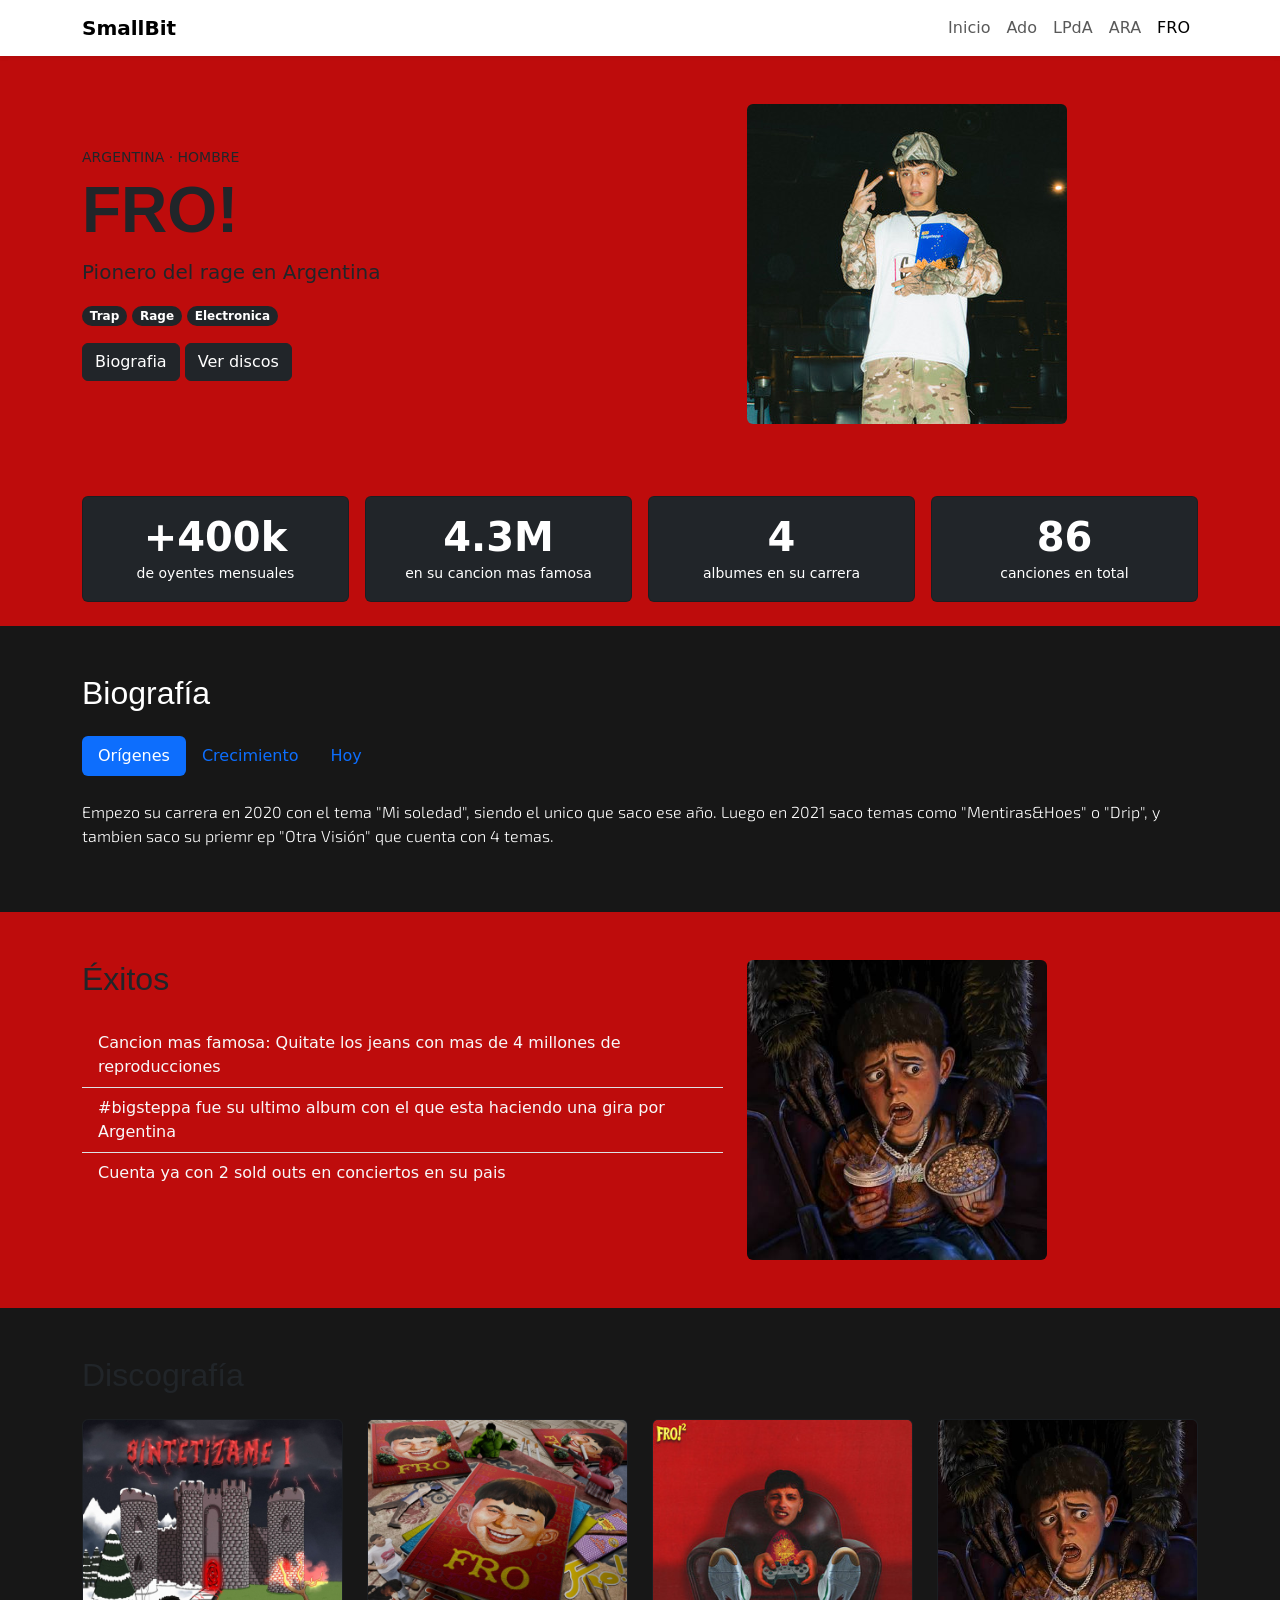
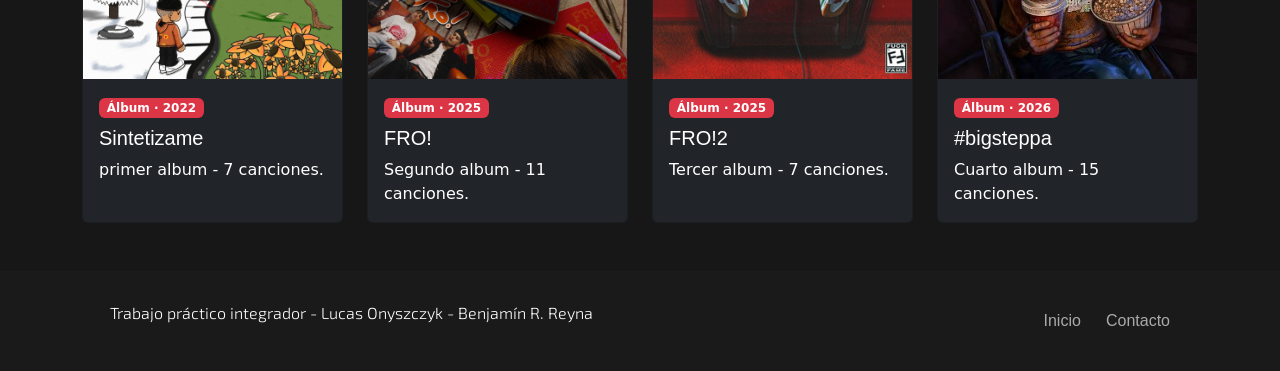
<file: paginas/tema4.html>
<!DOCTYPE html>
<html lang="es">
<head>
    <meta charset="UTF-8">
    <meta name="viewport" content="width=device-width, initial-scale=1.0">
    <link rel="icon" type="image/png" href="../assets/img/JC.jpg">
    <title>Fro</title>
    <link href="https://cdn.jsdelivr.net/npm/bootstrap@5.3.8/dist/css/bootstrap.min.css" rel="stylesheet" integrity="sha384-sRIl4kxILFvY47J16cr9ZwB07vP4J8+LH7qKQnuqkuIAvNWLzeN8tE5YBujZqJLB" crossorigin="anonymous">
    <link rel="stylesheet" href="../assets/style.css">
    <link rel="preconnect" href="https://fonts.googleapis.com">
<link rel="preconnect" href="https://fonts.gstatic.com" crossorigin>
<link href="https://fonts.googleapis.com/css2?family=BBH+Bogle&family=Exo+2:ital,wght@0,100..900;1,100..900&display=swap" rel="stylesheet">
</head>
<body class="tema4">
    <header>
        <nav class="navbar navbar-expand-lg navbar-light bg-white shadow-sm">
            <div class="container">

                <a class="navbar-brand fw-bold" href="../index.html">
                    SmallBit
                </a>

                <button class="navbar-toggler" type="button"
                    data-bs-toggle="collapse"
                    data-bs-target="#navbarPrincipal"
                    aria-controls="navbarPrincipal"
                    aria-expanded="false"
                    aria-label="Abrir navegación">
                    <span class="navbar-toggler-icon"></span>
                </button>

                <div class="collapse navbar-collapse" id="navbarPrincipal">
                    <ul class="navbar-nav ms-auto">

                        <li class="nav-item">
                            <a class="nav-link" href="../index.html">Inicio</a>
                        </li>

                        <li class="nav-item">
                            <a class="nav-link" href="tema1.html">Ado</a>
                        </li>

                        <li class="nav-item">
                            <a class="nav-link" href="tema2.html">LPdA</a>
                        </li>

                        <li class="nav-item">
                            <a class="nav-link" href="tema3.html">ARA</a>
                        </li>

                        <li class="nav-item">
                            <a class="nav-link active" href="tema4.html">FRO</a>
                        </li>

                    </ul>
                </div>

            </div>
        </nav>
    </header>
    <main>
         <section class="py-5 fondo-rojo">
            <div class="container">
                <div class="row align-items-center g-4">
                    <div class="col-md-7">
                        <p class="text-uppercase small mb-1">Argentina · Hombre</p>
                        <h1 class="display-3 fw-bold bbh">FRO!</h1>
                        <p class="lead">Pionero del rage en Argentina</p>
                        <div class="mb-3">
                            <span class="badge rounded-pill text-bg-dark">Trap</span>
                            <span class="badge rounded-pill text-bg-dark">Rage</span>
                            <span class="badge rounded-pill text-bg-dark">Electronica</span>
                        </div>
                        <a href="#bio" class="btn btn-dark ">Biografia</a>
                        <a href="#discografia" class="btn btn-dark">Ver discos</a>
                    </div>
                    <div class="col-md-5">
                        <img src="../assets/img/fro_portada.jpg" class="img-fluid rounded" alt="portada fro">
                    </div>
                </div>
            </div>
        </section>

        <section class="fondo-rojo py-4">
            <div class="container">
                <div class="row row-cols-2 row-cols-md-4 g-3 text-center">
                    <div class="col"><div class="card text-bg-dark h-100"><div class="card-body"><p class="display-6 fw-bold mb-0">+400k</p><small>de oyentes mensuales</small></div></div></div>
                    <div class="col"><div class="card text-bg-dark h-100"><div class="card-body"><p class="display-6 fw-bold mb-0">4.3M</p><small>en su cancion mas famosa</small></div></div></div>
                    <div class="col"><div class="card text-bg-dark h-100"><div class="card-body"><p class="display-6 fw-bold mb-0">4</p><small>albumes en su carrera</small></div></div></div>
                    <div class="col"><div class="card text-bg-dark h-100"><div class="card-body"><p class="display-6 fw-bold mb-0">86</p><small>canciones en total</small></div></div></div>
                </div>
            </div>
        </section>

        <section id="bio" class="py-5 fondo-negro text-white">
            <div class="container">
                <h2 class="mb-4 bbh">Biografía</h2>
                <ul class="nav nav-pills mb-4" role="tablist">
                    <li class="nav-item" role="presentation"><button class="nav-link active" data-bs-toggle="pill" data-bs-target="#tab1" type="button" role="tab">Orígenes</button></li>
                    <li class="nav-item" role="presentation"><button class="nav-link" data-bs-toggle="pill" data-bs-target="#tab2" type="button" role="tab">Crecimiento</button></li>
                    <li class="nav-item" role="presentation"><button class="nav-link" data-bs-toggle="pill" data-bs-target="#tab3" type="button" role="tab">Hoy</button></li>
                </ul>
                <div class="tab-content">
                    <div class="tab-pane fade show active" id="tab1" role="tabpanel"><p class="exo-2">Empezo su carrera en 2020 con el tema "Mi soledad", siendo el unico que saco ese año. Luego en 2021 saco temas como "Mentiras&Hoes" o "Drip", y tambien saco su priemr ep "Otra Visión" que cuenta con 4 temas.</p></div>
                    <div class="tab-pane fade" id="tab2" role="tabpanel"><p class="exo-2">En 2022 saco su primer album "Sintetizame I", el que cuenta con 7 temas y 3 colaboraciones, siendo estas Zell, Knak y Asan. En 2023 saco su segundo ep "polifaze" que cuenta con una colaboracion con Knak. En 2024 saco su tercer ep "duda", un tema con doly flackko titulado "mucho inconveniente" y otro con ramma llamdo "bali". 2025 fue su mejor año hasta la fecha, ya que en es saco la cancion que lo catapulto a la fama, y que es su cancion mas famosa, "quitate los jeans". Tambien saco dos albumes "FRO!", qe cuenta con 11 canciones y colaboraciones con Juicynise, Knak, Clúster y pabloxo, y "FRO!2" que cuenta con 7 canciones y colaboraciones con Clúster y cero. Este año tambien saco otro ep tittulado "solo pasos GRANDES" contando con 5 temas.</p></div>
                    <div class="tab-pane fade" id="tab3" role="tabpanel"><p class="exo-2">En la actualidad, FRO saco su cuarto y mas ambicioso album titulado "#bigsteppa" el cual cuenta con 15 canciones y colaboraciones con Zell, Doly Flackko, Clúster, Fanta Rosario, Tiago PZK y pabloxo. Con este album logro hacer sold out en su mas reciente concierto en el C art media</p></div>
                </div>
            </div>
        </section>

        <section class="fondo-rojo py-5">
            <div class="container">
                <div class="row g-4">
                    <div class="col-lg-7">
                        <h2 class="mb-4 bbh">Éxitos</h2>
                        <ul class="list-group list-group-flush">
                            <li class="list-group-item bg-transparent text-light">Cancion mas famosa: Quitate los jeans con mas de 4 millones de reproducciones</li>
                            <li class="list-group-item bg-transparent text-light">#bigsteppa fue su ultimo album con el que esta haciendo una gira por Argentina</li>
                            <li class="list-group-item bg-transparent text-light">Cuenta ya con 2 sold outs en conciertos en su pais</li>
                        </ul>
                    </div>
                    <div class="col-lg-5">
                            <img src="../assets/img/bigsteppa.jpg" class="img-fluid rounded" alt="portada bigsteppa" width="300">
                    </div>
                </div>
            </div>
        </section>

        <section id="discografia" class="fondo-negro py-5">
            <div class="container">
                <h2 class="mb-4 bbh">Discografía</h2>
                <div class="row row-cols-2 row-cols-md-4 g-4">
                    <div class="col">
                        <div class="card text-bg-dark h-100">
                            <img src="../assets/img/sintetizame.jpg" class="card-img-top" alt="portada sintetizame">
                            <div class="card-body">
                                <span class="badge text-bg-danger mb-2">Álbum · 2022</span>
                                <h3 class="h5 card-title bbh">Sintetizame</h3>
                                <p class="card-text">primer album - 7 canciones.</p>
                            </div>
                        </div>
                    </div>
                    <div class="col">
                        <div class="card text-bg-dark h-100">
                            <img src="../assets/img/fro!.jpg" class="card-img-top" alt="portada FRO!">
                            <div class="card-body">
                                <span class="badge text-bg-danger mb-2">Álbum · 2025</span>
                                <h3 class="h5 card-title bbh">FRO!</h3>
                                <p class="card-text">Segundo album - 11 canciones.</p>
                            </div>
                        </div>
                    </div>
                    <div class="col">
                        <div class="card text-bg-dark h-100">
                            <img src="../assets/img/fro!2.jpg" class="card-img-top" alt="portada FRO!2">
                            <div class="card-body">
                                <span class="badge text-bg-danger mb-2">Álbum · 2025</span>
                                <h3 class="h5 card-title bbh">FRO!2</h3>
                                <p class="card-text">Tercer album - 7 canciones.</p>
                            </div>
                        </div>
                    </div>
                    <div class="col">
                        <div class="card text-bg-dark h-100">
                            <img src="../assets/img/bigsteppa.jpg" class="card-img-top" alt="portada bigsteppa">
                            <div class="card-body">
                                <span class="badge text-bg-danger mb-2">Álbum · 2026</span>
                                <h3 class="h5 card-title bbh">#bigsteppa</h3>
                                <p class="card-text">Cuarto album - 15 canciones.</p>
                            </div>
                        </div>
                    </div>
                </div>
            </div>
        </section>

    </main>
    <footer class="mi-footer">
    <div class="container">
        <div class="footer-contenido">
        <p class="exo-2"> Trabajo práctico integrador - Lucas Onyszczyk - Benjamín R. Reyna </p>
        
        <nav class="footer-enlaces">
            <a href="#" class="bbh">Inicio</a>
            
            <a class="bbh" href="#infoContacto" data-bs-toggle="collapse" role="button" aria-expanded="false" aria-controls="infoContacto">
            Contacto
            </a>

            <div class="collapse" id="infoContacto">
            <div class="d-flex flex-column g-1 mt-2">
                <a href="https://mail.google.com/mail/?view=cm&to=bramirezreyna@alumno.huergo.edu.ar">📧 Benjamin Ramirez Reyna</a>
                <a href="https://mail.google.com/mail/?view=cm&to=lonyszczyk@alumno.huergo.edu.ar">📧 Lucas Onyszczyk</a>
            </div>
            </div>
        </nav>

        </div>
    </div>
    </footer>
    <script src="https://cdn.jsdelivr.net/npm/bootstrap@5.3.8/dist/js/bootstrap.bundle.min.js" integrity="sha384-FKyoEForCGlyvwx9Hj09JcYn3nv7wiPVlz7YYwJrWVcXK/BmnVDxM+D2scQbITxI" crossorigin="anonymous"></script>
</body>
</html>
</file>
<file: assets/style.css>
body {
    margin: 0;
    min-height: 100vh;
    background-color: #251085;
}
body.tema1 {
  background: linear-gradient(to bottom, #251085, #1a1a1a);
  background-attachment: fixed;
  min-height: 100vh;
  color: #e4dbdb;
}
.btn-ado {
  background-color: #2f1296;
  color: #ffffff;
  border: none;
}

.fondo-azul {
    background: linear-gradient(to bottom, #171717, #251085, #171717);
}

.fondo-negro {
    background-color: #171717;
}

.fondo-rojo {
  background-color: rgb(190, 12, 12);
}



body.tema2 {
  background: linear-gradient(to bottom, #d8b52e, #1a1a1a);
  background-attachment: fixed;
  min-height: 100vh;
  color: #e4dbdb;
}

.tema2 .fondo-amarillo {
    background: linear-gradient(to bottom, #3e85e2, #a8a7a7);
}

.tema2 .fondo-negro {
    background-color: #3c6277;
}
.btn-lpda {
  background-color: #996d0e;
  color: #ffffff;
  border: none;
}
body.tema3 {
  margin: 0;
  min-height: 100vh;
  background: linear-gradient(to bottom, #1a2fc4, #1a1a1a);
  background-attachment: fixed;
  color: #e4dbdb;
}
 
body.tema3 main section {
  padding: 4rem 0;
}
 
body.tema3 h1,
body.tema3 h2 {
  color: #ffffff;
  font-weight: 700;
}
 
body.tema3 main img {
  width: 100%;
  border-radius: 12px;
  box-shadow: 0 8px 24px rgba(0, 0, 0, 0.5);
}
 
body.tema3 li {
  margin-bottom: 0.75rem;
}
 
body.tema3 small {
  color: #b8bde6;
}
 
body.tema3 .btn-ara {
  background-color: #e5252d;
  color: #ffffff;
  border: none;
}
 
body.tema3 .btn-ara:hover {
  background-color: #ff4d55;
  color: #ffffff;
}
body.tema4 {
    margin: 0;
    min-height: 100vh;
    background-color: #2c2380;
}

.mi-footer {
  background-color: #1a1a1a;
  color: #ffffff;
  padding: 30px 0;
  width: 100%;
}


.mi-footer .container {
  max-width: 1100px;
  margin: 0 auto;
  padding: 0 20px;
}


.footer-contenido {
  display: flex;
  justify-content: space-between;
  align-items: center;
  flex-wrap: wrap;
  gap: 15px;
}


.footer-enlaces a {
  color: #aaaaaa; 
  text-decoration: none;
  margin-left: 20px;
  transition: color 0.3s ease; 
}


.footer-enlaces a:hover {
  color: #ff6b6b; 
}

.accordion-icon {
  width: 16px;   /* Evita que se estire por toda la pantalla */
  height: 16px;
  display: inline-block;
  vertical-align: middle;
  margin-left: auto; /* Mueve la flecha hacia el extremo derecho */
}

/* Opcional: Para que el header del acordeón quede alineado y prolijo */
.accordion-header {
  display: flex;
  justify-content: space-between;
  align-items: center;
  padding: 1rem;
  cursor: pointer;
  user-select: none;
  color:#e4dbdb;
  background-color: #4104b3;
}

.card-img-top {
  width: 100%;
  aspect-ratio: 1 / 1;  
  object-fit: cover;      
  object-position: center 30%; 
}


.bbh {
  font-family: "BBH Bogle", sans-serif;
  font-weight: 400;
  font-style: normal;
}

.exo-2 {
  font-family: "Exo 2", sans-serif;
  font-optical-sizing: auto;
  font-weight: 300;
  font-style: normal;
}
</file>
